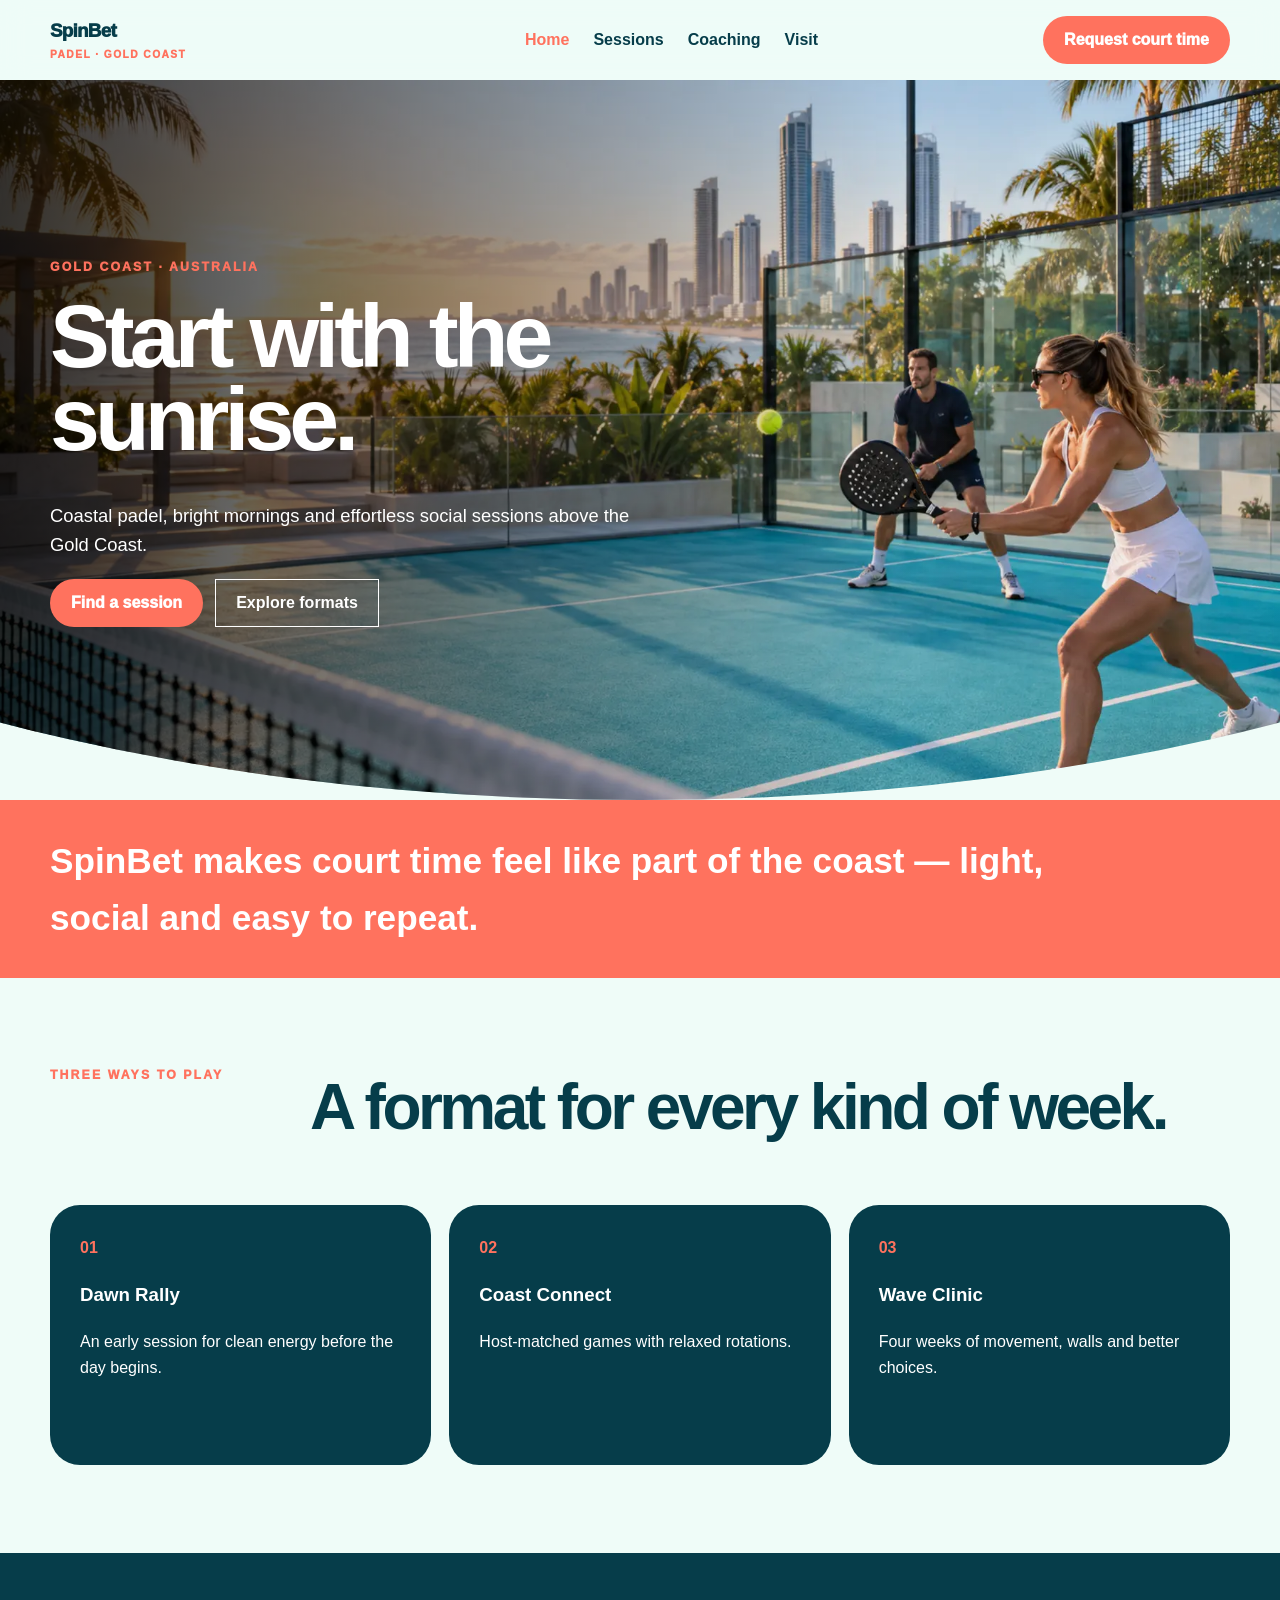
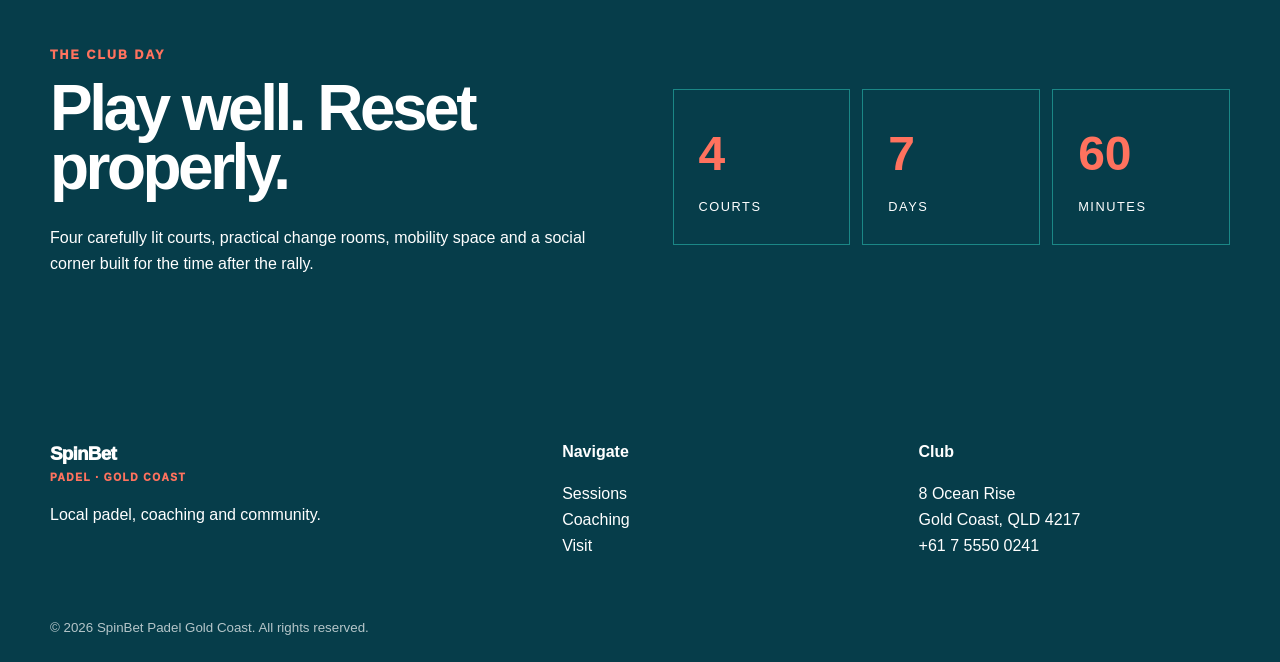
<file: index.html>
<!doctype html>
<html lang="en-AU">

<meta http-equiv="content-type" content="text/html;charset=utf-8" /><!-- /Added by HTTrack -->

<head>
    <meta charset="utf-8">
    <meta name="viewport" content="width=device-width,initial-scale=1">
    <meta name="robots" content="index,follow">
    <title>SpinBet Padel Gold Coast | Australia</title>
   
    <link rel="icon" type="image/svg+xml"
        href="data:image/svg+xml,%3Csvg xmlns='http://www.w3.org/2000/svg' viewBox='0 0 64 64'%3E%3Crect width='64' height='64' rx='10' fill='%23063d4a'/%3E%3Cpath d='M15 46L28 16h9l12 30M21 35h23' fill='none' stroke='%23ff725e' stroke-width='6'/%3E%3C/svg%3E">
    <link rel="stylesheet" href="style.css">
    
</head>

<body class="coast">
    <header class="header">
        <nav class="wrap"><a class="logo" href="index-2.html">SpinBet<span>PADEL · GOLD COAST</span></a><button
                class="menu" aria-expanded="false">Menu</button>
            <div class="links"><a aria-current="page" href="index-2.html">Home</a><a href="sessions.html">Sessions</a><a
                    href="coaching.html">Coaching</a><a href="visit.html">Visit</a></div><a class="btn desktop"
                href="#">Request court time</a>
        </nav>
    </header>
    <main>
        <section class="hero">
            <div class="wrap hero-grid">
                <div class="hero-copy"><span class="eyebrow">Gold Coast · Australia</span>
                    <h1>Start with the sunrise.</h1>
                    <p>Coastal padel, bright mornings and effortless social sessions above the Gold Coast.</p>
                    <div class="actions"><a class="btn" href="#">Find a session</a><a class="ghost"
                            href="sessions.html">Explore formats</a></div>
                </div>
            </div>
        </section>
        <section class="manifesto">
            <div class="wrap">
                <p>SpinBet makes court time feel like part of the coast — light, social and easy to repeat.</p>
            </div>
        </section>
        <section class="section">
            <div class="wrap">
                <div class="section-head"><span class="eyebrow">Three ways to play</span>
                    <h2>A format for every kind of week.</h2>
                </div>
                <div class="programs">
                    <article class="program"><b>01</b>
                        <h3>Dawn Rally</h3>
                        <p>An early session for clean energy before the day begins.</p>
                    </article>
                    <article class="program"><b>02</b>
                        <h3>Coast Connect</h3>
                        <p>Host-matched games with relaxed rotations.</p>
                    </article>
                    <article class="program"><b>03</b>
                        <h3>Wave Clinic</h3>
                        <p>Four weeks of movement, walls and better choices.</p>
                    </article>
                </div>
            </div>
        </section>
        <section class="section dark">
            <div class="wrap split">
                <div><span class="eyebrow">The club day</span>
                    <h2>Play well. Reset properly.</h2>
                    <p>Four carefully lit courts, practical change rooms, mobility space and a social corner built for
                        the time after the rally.</p>
                </div>
                <div class="facts">
                    <div><strong>4</strong><span>courts</span></div>
                    <div><strong>7</strong><span>days</span></div>
                    <div><strong>60</strong><span>minutes</span></div>
                </div>
            </div>
        </section>
    </main>
    <footer class="footer">
        <div class="wrap foot">
            <div><a class="logo" href="index-2.html">SpinBet<span>PADEL · GOLD COAST</span></a>
                <p>Local padel, coaching and community.</p>
            </div>
            <div><b>Navigate</b>
                <p><a href="sessions.html">Sessions</a><br><a href="coaching.html">Coaching</a><br><a
                        href="visit.html">Visit</a></p>
            </div>
            <div><b>Club</b>
                <p>8 Ocean Rise<br>Gold Coast, QLD 4217<br>+61 7 5550 0241</p>
            </div>
        </div>
        <div class="wrap"><small>© 2026 SpinBet Padel Gold Coast. All rights reserved.</small></div>
    </footer>
    
</body>

</html>
</file>
<file: style.css>
:root{--ink:#063d4a;--accent:#ff725e;--paper:#effcf8;--second:#31d2c2;--white:#fff}*{box-sizing:border-box}body{margin:0;background:var(--paper);color:var(--ink);font:16px/1.62 Arial,sans-serif}a{color:inherit}.wrap{width:min(1180px,calc(100% - 40px));margin:auto}.header{position:sticky;top:0;z-index:20;background:color-mix(in srgb,var(--paper) 94%,transparent);backdrop-filter:blur(14px)}nav{min-height:80px;display:grid;grid-template-columns:250px 1fr auto;align-items:center;gap:22px}.logo{text-decoration:none;font-weight:1000;font-size:1.18rem;letter-spacing:-.04em}.logo span{display:block;color:var(--accent);font-size:.64rem;letter-spacing:.14em}.links{display:flex;justify-content:center;gap:24px}.links a{text-decoration:none;font-weight:800}.links a[aria-current=page]{color:var(--accent)}.menu{display:none}.btn{display:inline-flex;min-height:48px;align-items:center;justify-content:center;padding:0 21px;background:var(--accent);color:#fff;border:0;text-decoration:none;font-weight:1000;cursor:pointer}.ghost{display:inline-flex;min-height:48px;align-items:center;padding:0 20px;color:#fff;border:1px solid #fff;text-decoration:none;font-weight:800}.hero{min-height:720px;color:#fff;display:grid;align-items:center;background:linear-gradient(90deg,rgba(0,0,0,.8),rgba(0,0,0,.04) 70%),url('assets/hero.webp') center/cover}.hero-grid{display:grid;grid-template-columns:1fr 1fr}.hero-copy{max-width:650px}.eyebrow{font-size:.77rem;font-weight:1000;text-transform:uppercase;letter-spacing:.17em;color:var(--accent)}h1,h2{line-height:.92;letter-spacing:-.055em;margin:.18em 0 .45em}.hero h1,.page h1{font-size:clamp(3.3rem,7vw,6.7rem)}h2{font-size:clamp(2.4rem,5vw,4.5rem)}.hero p,.page p{font-size:1.15rem;max-width:680px}.actions{display:flex;gap:12px;flex-wrap:wrap}.manifesto{background:var(--accent);color:#fff;padding:32px 0}.manifesto p{font-size:clamp(1.35rem,2.8vw,2.2rem);font-weight:800;margin:0;max-width:1000px}.section{padding:88px 0}.section-head{display:grid;grid-template-columns:220px 1fr;gap:40px;margin-bottom:40px}.programs{display:grid;grid-template-columns:repeat(3,1fr);gap:18px}.program{background:var(--ink);color:#fff;padding:30px;min-height:260px}.program b{color:var(--accent)}.program.light{background:#fff;color:var(--ink);border-top:7px solid var(--accent)}.dark{background:var(--ink);color:#fff}.split{display:grid;grid-template-columns:1fr 1fr;gap:65px;align-items:center}.facts{display:grid;grid-template-columns:repeat(3,1fr);gap:12px}.facts div{border:1px solid color-mix(in srgb,var(--second) 50%,transparent);padding:25px}.facts strong{display:block;font-size:3rem;color:var(--accent)}.facts span{text-transform:uppercase;font-size:.8rem;letter-spacing:.12em}.page{padding:115px 0 75px;background:var(--ink);color:#fff;border-bottom:10px solid var(--accent)}.page.alt{background:var(--second)}.list{padding:0;list-style:none}.list li{padding:13px 0;border-bottom:1px solid color-mix(in srgb,currentColor 25%,transparent)}.list li:before{content:'+';color:var(--accent);font-weight:1000;margin-right:10px}.coaching-grid{display:grid;grid-template-columns:repeat(2,1fr);gap:2px;background:var(--ink)}.coaching-grid article{background:var(--paper);padding:35px;min-height:250px}.coaching-grid span{font-size:2.4rem;color:var(--accent);font-weight:1000}.contact{display:grid;grid-template-columns:.8fr 1.2fr;gap:55px}.form-card{background:#fff;padding:35px;border-top:8px solid var(--accent)}form{display:grid;gap:14px}label{font-weight:900}input,select,textarea{display:block;width:100%;padding:14px;margin-top:6px;border:2px solid var(--ink);font:inherit}textarea{min-height:100px}.notice{display:none;background:color-mix(in srgb,var(--accent) 25%,white);padding:12px}.notice.show{display:block}.footer{padding:58px 0 24px;background:var(--ink);color:#fff}.foot{display:grid;grid-template-columns:1.5fr 1fr 1fr;gap:45px}.footer a{text-decoration:none}.footer small{display:block;margin-top:42px;opacity:.7}
body.coast .hero{clip-path:ellipse(95% 72% at 50% 28%)}body.coast .program,body.coast .form-card{border-radius:30px}body.coast .btn{border-radius:999px}
body.capital h1,body.capital h2{text-transform:uppercase;font-weight:1000}body.capital .header{border-bottom:3px solid var(--ink)}body.capital .program{border:2px solid var(--ink)}body.capital .manifesto{color:var(--ink)}
body.island{background:#dfe5e9}body.island h1,body.island h2{font-family:Georgia,serif;font-weight:500}body.island .hero{background:linear-gradient(270deg,rgba(9,15,20,.9),rgba(9,15,20,.08) 72%),url('assets/hero.webp') center/cover}body.island .hero-copy{grid-column:2}body.island .program{border-left:5px solid var(--accent)}
body.foundry h1,body.foundry h2{text-transform:uppercase;font-weight:1000}body.foundry .program{box-shadow:10px 10px 0 var(--second)}body.foundry .header{border-bottom:6px solid var(--accent)}
@media(max-width:820px){nav{grid-template-columns:1fr auto}.menu{display:block;background:var(--accent);color:#fff;border:0;padding:10px;font-weight:900}.links{display:none;position:absolute;top:80px;left:0;right:0;background:var(--paper);padding:22px;flex-direction:column}.links.open{display:flex}.desktop{display:none}.hero-grid,.section-head,.split,.contact{grid-template-columns:1fr}.programs,.facts,.coaching-grid{grid-template-columns:1fr}.section{padding:64px 0}body.island .hero-copy{grid-column:1}}
</file>
